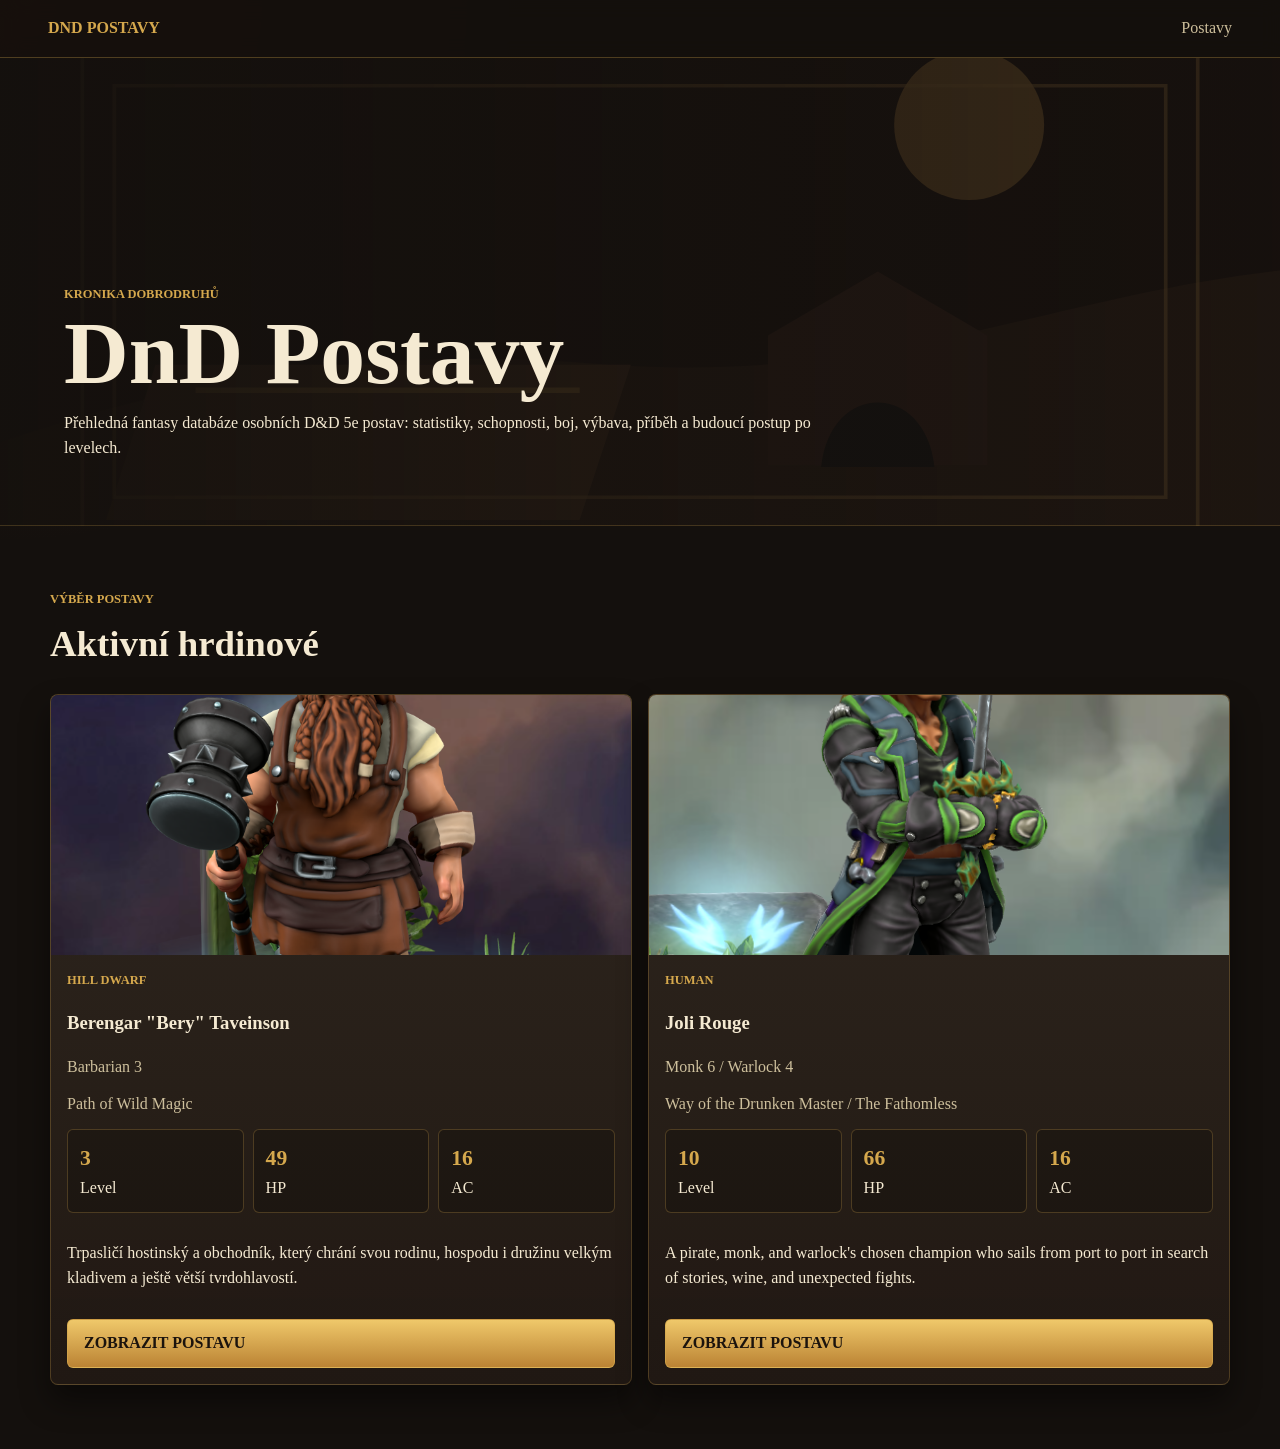
<file: index.html>
<!doctype html>
<html lang="cs">
<head>
  <meta charset="utf-8">
  <meta name="viewport" content="width=device-width, initial-scale=1">
  <title>DnD Postavy</title>
  <link rel="stylesheet" href="./css/main.css">
  <link rel="stylesheet" href="./css/characters.css">
</head>
<body>
  <header class="site-header">
    <a class="brand" href="./index.html">DnD Postavy</a>
    <nav class="top-nav" aria-label="Hlavní navigace">
      <a href="./characters/">Postavy</a>
    </nav>
  </header>

  <main>
    <section class="home-hero">
      <div class="hero-copy">
        <p class="eyebrow">Kronika dobrodruhů</p>
        <h1>DnD Postavy</h1>
        <p>
          Přehledná fantasy databáze osobních D&D 5e postav: statistiky,
          schopnosti, boj, výbava, příběh a budoucí postup po levelech.
        </p>
      </div>
    </section>

    <section class="content-band">
      <div class="section-heading">
        <p class="eyebrow">Výběr postavy</p>
        <h2>Aktivní hrdinové</h2>
      </div>
      <div id="character-grid" class="character-grid" aria-live="polite"></div>
    </section>
  </main>

  <script src="./data/classes/barbarian.js"></script>
  <script src="./data/classes/monk.js"></script>
  <script src="./data/classes/warlock.js"></script>
  <script src="./data/subclasses/drunken-master.js"></script>
  <script src="./data/subclasses/fathomless.js"></script>
  <script src="./data/subclasses/wild-magic.js"></script>
  <script src="./data/characters.js"></script>
  <script src="./js/progression.js"></script>
  <script src="./js/app.js"></script>
</body>
</html>
</file>
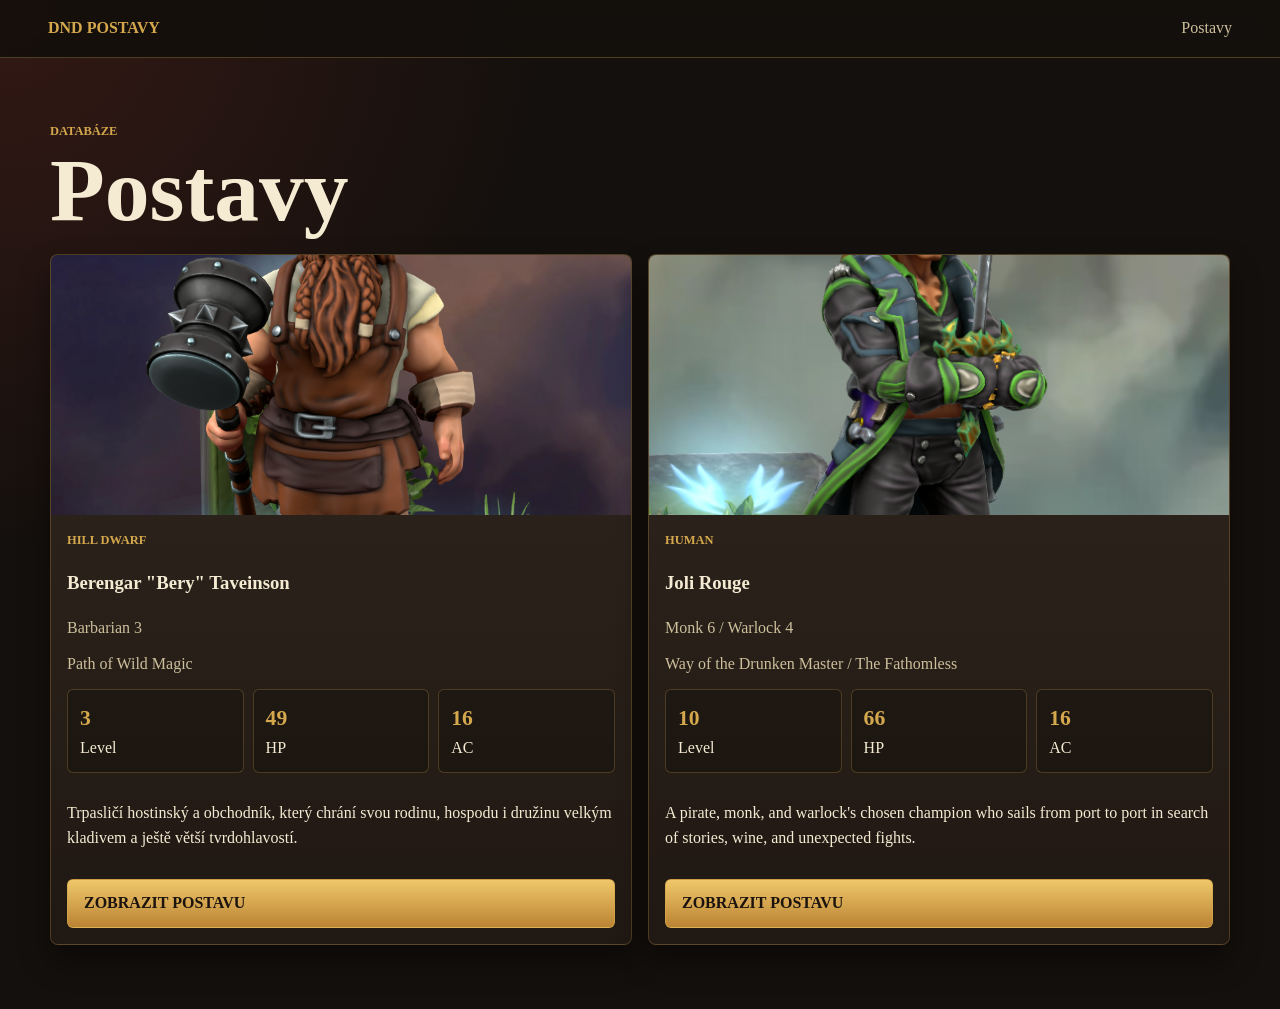
<file: characters/index.html>
<!doctype html>
<html lang="cs">
<head>
  <meta charset="utf-8">
  <meta name="viewport" content="width=device-width, initial-scale=1">
  <title>Postavy | DnD Postavy</title>
  <link rel="stylesheet" href="../css/main.css">
  <link rel="stylesheet" href="../css/characters.css">
</head>
<body>
  <header class="site-header">
    <a class="brand" href="../index.html">DnD Postavy</a>
    <nav class="top-nav" aria-label="Hlavní navigace">
      <a href="../characters/">Postavy</a>
    </nav>
  </header>

  <main class="content-band">
    <div class="section-heading">
      <p class="eyebrow">Databáze</p>
      <h1>Postavy</h1>
    </div>
    <div id="character-grid" class="character-grid" aria-live="polite"></div>
  </main>

  <script src="../data/classes/barbarian.js"></script>
  <script src="../data/classes/monk.js"></script>
  <script src="../data/classes/warlock.js"></script>
  <script src="../data/subclasses/drunken-master.js"></script>
  <script src="../data/subclasses/fathomless.js"></script>
  <script src="../data/subclasses/wild-magic.js"></script>
  <script src="../data/characters.js"></script>
  <script src="../js/progression.js"></script>
  <script src="../js/app.js"></script>
</body>
</html>
</file>
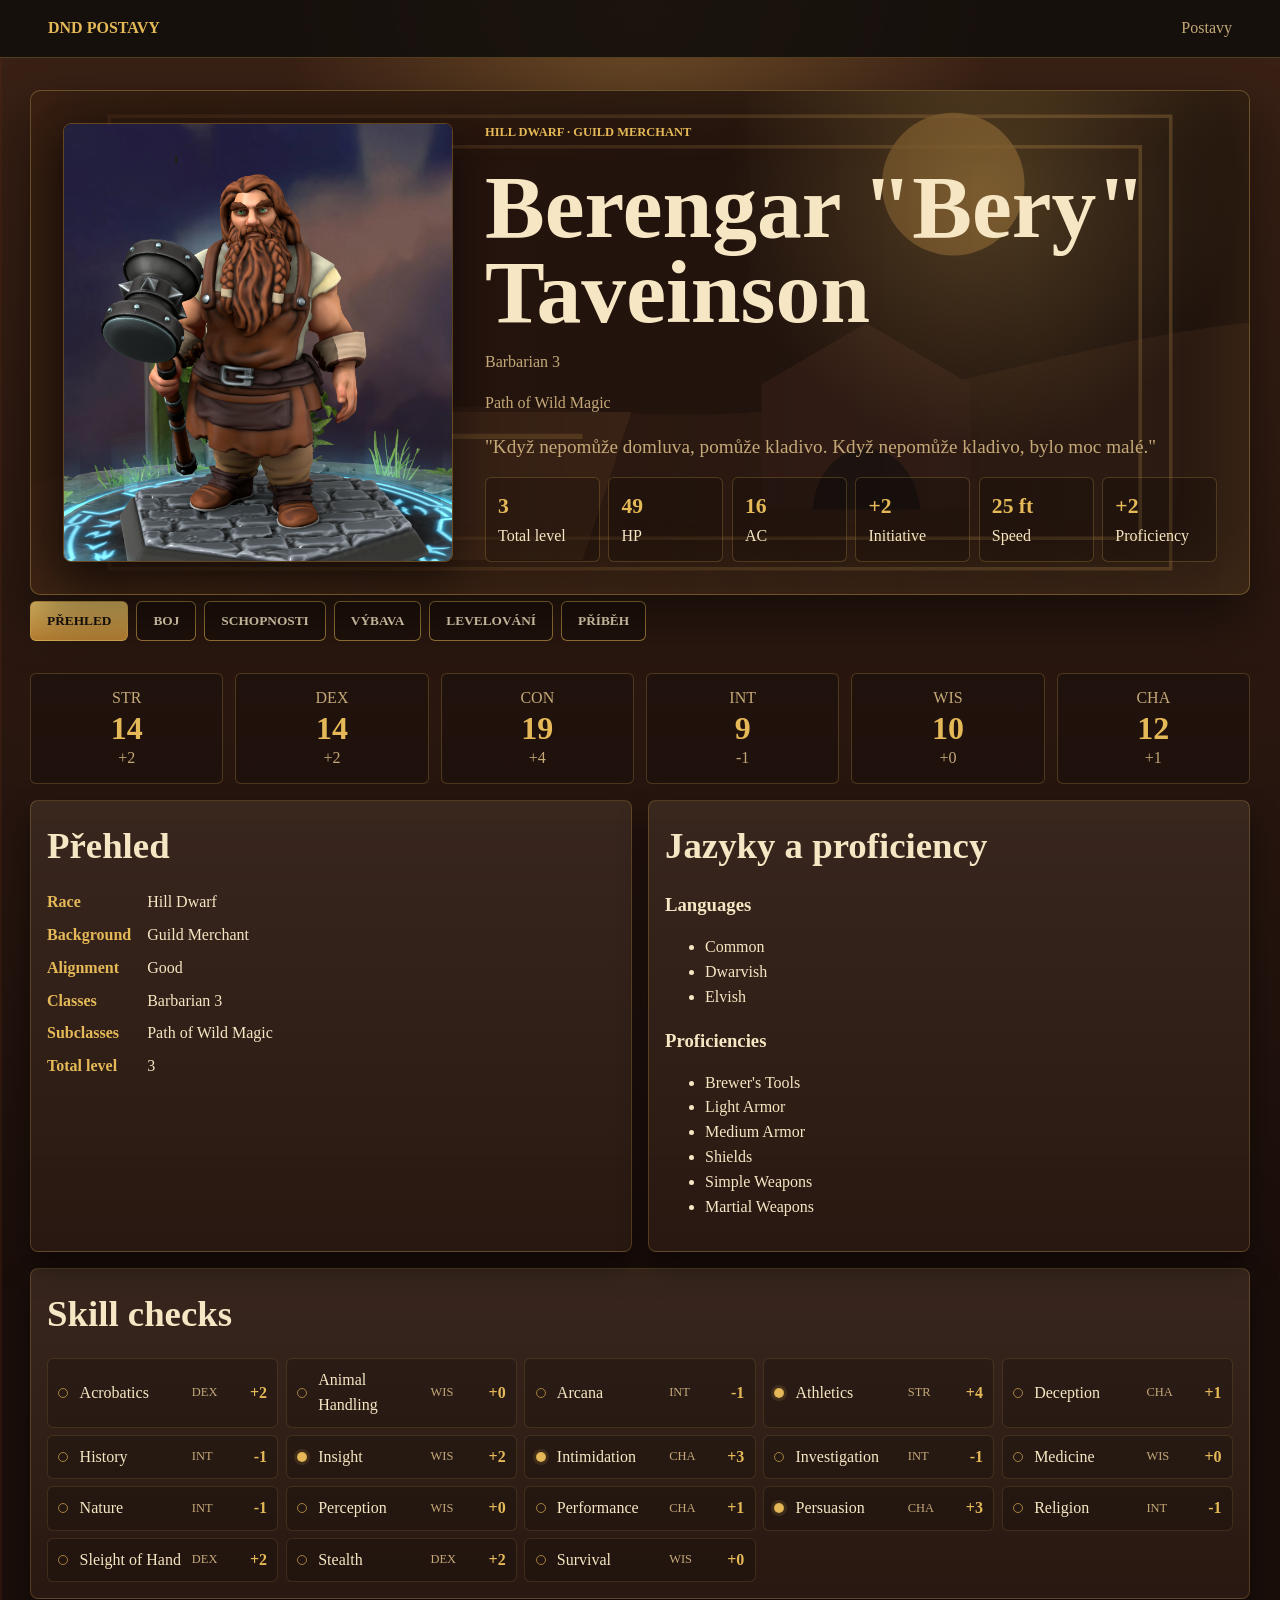
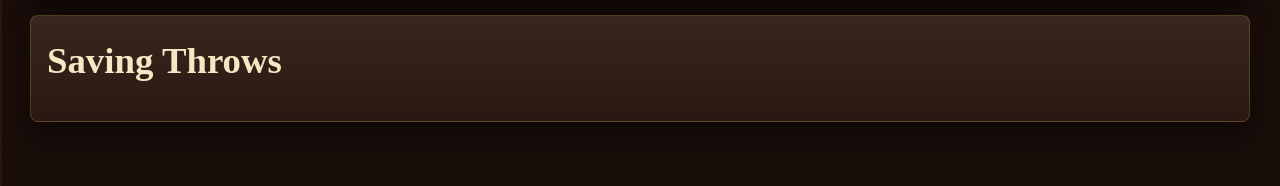
<file: characters/character.html>
<!doctype html>
<html lang="cs">
<head>
  <meta charset="utf-8">
  <meta name="viewport" content="width=device-width, initial-scale=1">
  <title>Postava | DnD Postavy</title>
  <link rel="stylesheet" href="../css/main.css">
  <link rel="stylesheet" href="../css/characters.css">
</head>
<body>
  <header class="site-header">
    <a class="brand" href="../index.html">DnD Postavy</a>
    <nav class="top-nav" aria-label="Hlavní navigace">
      <a href="../characters/">Postavy</a>
    </nav>
  </header>

  <main id="character-detail" class="character-detail" aria-live="polite"></main>

  <script src="../data/classes/barbarian.js"></script>
  <script src="../data/classes/monk.js"></script>
  <script src="../data/classes/warlock.js"></script>
  <script src="../data/subclasses/drunken-master.js"></script>
  <script src="../data/subclasses/fathomless.js"></script>
  <script src="../data/subclasses/wild-magic.js"></script>
  <script src="../data/characters.js"></script>
  <script src="../js/progression.js"></script>
  <script src="../js/character.js?v=3"></script>
</body>
</html>
</file>
<file: css/main.css>
:root {
  --ink: #f5ead2;
  --muted: #cdbf9c;
  --bg: #14100d;
  --panel: #241b15;
  --panel-2: #302418;
  --line: #6e5531;
  --gold: #d5a84d;
  --red: #8f332b;
  --green: #42664f;
  --shadow: rgba(0, 0, 0, 0.45);
  --accent-soft: rgba(213, 168, 77, 0.25);
}

body.joli-theme {
  --ink: #d9f4f0;
  --muted: #8ebbb9;
  --bg: #07151b;
  --panel: #0d2931;
  --panel-2: #123c45;
  --line: #1f6870;
  --gold: #69d0c2;
  --red: #8d4d67;
  --green: #3c8b7e;
  --accent-soft: rgba(105, 208, 194, 0.28);
  background:
    radial-gradient(ellipse at 78% 5%, rgba(36, 126, 139, 0.3), transparent 28rem),
    radial-gradient(ellipse at 12% 88%, rgba(20, 70, 94, 0.34), transparent 34rem),
    repeating-radial-gradient(ellipse at 35% 15%, transparent 0 20px, rgba(105, 208, 194, 0.08) 21px 22px, transparent 23px 48px),
    linear-gradient(115deg, #06141b, #0b303a 52%, #041017);
}

body.joli-theme::before {
  position: fixed;
  inset: 0;
  z-index: 0;
  content: "";
  pointer-events: none;
  opacity: 0.18;
  background: linear-gradient(105deg, transparent 0 38%, rgba(142, 232, 222, 0.1) 45%, transparent 54%), linear-gradient(75deg, transparent 0 58%, rgba(87, 193, 208, 0.08) 65%, transparent 73%);
}

body.berengar-theme {
  --ink: #f6e6c3;
  --muted: #c4a878;
  --bg: #1b100c;
  --panel: #2d1b13;
  --panel-2: #412619;
  --line: #81552b;
  --gold: #e5b957;
  --red: #9b3d2e;
  --green: #55704b;
  --accent-soft: rgba(229, 185, 87, 0.3);
  background:
    radial-gradient(circle at 50% 0%, rgba(238, 171, 67, 0.2), transparent 22rem),
    linear-gradient(90deg, rgba(93, 43, 21, 0.26) 0 2px, transparent 2px 92px),
    linear-gradient(180deg, #3a2115, #1a0e0a 72%);
}

body.berengar-theme::before {
  position: fixed;
  inset: 0;
  z-index: 0;
  content: "";
  pointer-events: none;
  opacity: 0.2;
  background: radial-gradient(ellipse at 50% 0%, rgba(255, 216, 125, 0.45), transparent 24rem);
}

* {
  box-sizing: border-box;
}

body {
  margin: 0;
  color: var(--ink);
  background:
    radial-gradient(circle at top left, rgba(143, 51, 43, 0.26), transparent 34rem),
    linear-gradient(135deg, rgba(213, 168, 77, 0.08) 0 1px, transparent 1px 12px),
    var(--bg);
  font-family: Georgia, "Times New Roman", serif;
  line-height: 1.55;
}

a {
  color: inherit;
}

img {
  max-width: 100%;
  display: block;
}

.site-header {
  position: sticky;
  top: 0;
  z-index: 10;
  display: flex;
  align-items: center;
  justify-content: space-between;
  gap: 1rem;
  padding: 1rem clamp(1rem, 4vw, 3rem);
  background: rgba(20, 16, 13, 0.92);
  border-bottom: 1px solid rgba(213, 168, 77, 0.3);
  backdrop-filter: blur(10px);
}

.brand {
  text-decoration: none;
  color: var(--gold);
  font-weight: 800;
  letter-spacing: 0;
  text-transform: uppercase;
}

.top-nav {
  display: flex;
  align-items: center;
  flex-wrap: wrap;
  gap: 1rem;
}

.top-nav a {
  color: var(--muted);
  text-decoration: none;
}


.home-hero {
  min-height: 52vh;
  display: grid;
  align-items: end;
  padding: clamp(4rem, 10vw, 8rem) clamp(1rem, 5vw, 5rem) 3rem;
  border-bottom: 1px solid rgba(213, 168, 77, 0.22);
  background:
    linear-gradient(90deg, rgba(20, 16, 13, 0.95), rgba(20, 16, 13, 0.62)),
    url("../assets/characters/hero-table.svg") center / cover;
}

.hero-copy {
  max-width: 760px;
}

.eyebrow {
  margin: 0 0 0.35rem;
  color: var(--gold);
  font-size: 0.78rem;
  font-weight: 700;
  text-transform: uppercase;
}

h1,
h2,
h3,
p {
  overflow-wrap: anywhere;
}

h1 {
  margin: 0;
  font-size: clamp(2.7rem, 7vw, 6rem);
  line-height: 0.95;
}

h2 {
  margin: 0 0 1rem;
  font-size: clamp(1.55rem, 3vw, 2.3rem);
}

h3 {
  margin: 0 0 0.4rem;
}

.content-band {
  width: min(1180px, calc(100% - 2rem));
  margin: 0 auto;
  padding: clamp(2rem, 5vw, 4rem) 0;
}

.section-heading {
  margin-bottom: 1.4rem;
}

.button,
button {
  border: 1px solid rgba(213, 168, 77, 0.68);
  color: #1b130d;
  background: linear-gradient(#efc86a, #bb8334);
  border-radius: 6px;
  padding: 0.7rem 1rem;
  font-weight: 800;
  text-transform: uppercase;
  text-decoration: none;
  cursor: pointer;
  font-family: inherit;
}

.info-panel,
.character-card,
.attack-card,
.resource-card,
.feature-card,
.next-card {
  background:
    linear-gradient(180deg, rgba(255, 244, 213, 0.055), rgba(0, 0, 0, 0.1)),
    var(--panel);
  border: 1px solid rgba(213, 168, 77, 0.25);
  box-shadow: 0 16px 30px var(--shadow);
}

@media (max-width: 720px) {
  .site-header {
    position: static;
  }
}
</file>
<file: css/characters.css>
.character-grid {
  display: grid;
  grid-template-columns: repeat(auto-fit, minmax(260px, 1fr));
  gap: 1rem;
}

.character-card {
  display: grid;
  grid-template-rows: 260px 1fr;
  overflow: hidden;
  border-radius: 8px;
}

.portrait-link {
  min-height: 0;
  background: var(--panel-2);
}

.portrait-link img,
.profile-portrait {
  width: 100%;
  height: 100%;
  object-fit: cover;
}

.card-body {
  display: grid;
  align-content: start;
  gap: 0.75rem;
  padding: 1rem;
}

.class-line,
.subclass-line {
  margin: 0;
  color: var(--muted);
}

.mini-stats,
.hero-stats {
  display: grid;
  grid-template-columns: repeat(auto-fit, minmax(90px, 1fr));
  gap: 0.55rem;
}

.mini-stats span,
.hero-stats span,
.ability-box {
  padding: 0.75rem;
  border: 1px solid rgba(213, 168, 77, 0.26);
  background: rgba(0, 0, 0, 0.2);
  border-radius: 6px;
}

.mini-stats strong,
.hero-stats strong {
  display: block;
  color: var(--gold);
  font-size: 1.35rem;
}

.character-detail {
  width: min(1220px, calc(100% - 2rem));
  margin: 0 auto;
  padding: clamp(1rem, 3vw, 2rem) 0 4rem;
}

.profile-hero {
  display: grid;
  grid-template-columns: minmax(260px, 390px) 1fr;
  gap: clamp(1rem, 3vw, 2rem);
  align-items: stretch;
  padding: 1rem 0 2rem;
}
body.joli-theme .profile-hero {
  position: relative;
  isolation: isolate;
  overflow: hidden;
  padding: clamp(1rem, 3vw, 2rem);
  border: 1px solid rgba(105, 208, 194, 0.3);
  border-radius: 10px;
  background:
    linear-gradient(90deg, rgba(5, 24, 31, 0.86), rgba(8, 39, 47, 0.28)),
    radial-gradient(circle at 85% 85%, rgba(48, 154, 165, 0.32), transparent 15rem),
    url("../assets/characters/joli.png") 78% center / 360px auto no-repeat;
  box-shadow: 0 24px 55px rgba(0, 0, 0, 0.42), inset 0 0 70px rgba(34, 155, 164, 0.12);
}

body.joli-theme .profile-hero::after {
  position: absolute;
  inset: 0;
  z-index: -1;
  content: "";
  background: radial-gradient(circle at 84% 45%, rgba(105, 208, 194, 0.18), transparent 20rem);
}

body.berengar-theme .profile-hero {
  position: relative;
  isolation: isolate;
  overflow: hidden;
  padding: clamp(1rem, 3vw, 2rem);
  border: 1px solid rgba(229, 185, 87, 0.36);
  border-radius: 10px;
  background:
    linear-gradient(90deg, rgba(42, 21, 13, 0.82), rgba(42, 21, 13, 0.28)),
    url("../assets/characters/hero-table.svg") center / cover;
  box-shadow: 0 24px 55px rgba(0, 0, 0, 0.48), inset 0 0 80px rgba(255, 183, 75, 0.12);
}

body.berengar-theme .profile-hero::after {
  position: absolute;
  inset: 0;
  z-index: -1;
  content: "";
  background: radial-gradient(circle at 78% 20%, rgba(255, 209, 107, 0.22), transparent 16rem);
}

.profile-portrait {
  min-height: 420px;
  border: 1px solid rgba(213, 168, 77, 0.32);
  border-radius: 8px;
  box-shadow: 0 20px 40px var(--shadow);
}

.profile-copy {
  display: grid;
  align-content: center;
  gap: 1rem;
}

blockquote {
  margin: 0;
  color: var(--muted);
  font-size: 1.2rem;
}

.tabs,
.class-tabs {
  display: flex;
  gap: 0.5rem;
  overflow-x: auto;
  padding: 0.4rem 0 1rem;
}

.tab-button,
.class-tab {
  flex: 0 0 auto;
  color: var(--ink);
  background: rgba(0, 0, 0, 0.24);
}

.tab-button.active,
.class-tab.active {
  color: #1b130d;
  background: linear-gradient(#efc86a, #bb8334);
}

.tab-panel {
  display: none;
  padding-top: 1rem;
}

.tab-panel.active {
  display: block;
}

.stat-grid {
  display: grid;
  grid-template-columns: repeat(6, 1fr);
  gap: 0.75rem;
  margin-bottom: 1rem;
}

.ability-box {
  text-align: center;
}

.ability-box span,
.ability-box em {
  display: block;
  color: var(--muted);
  font-style: normal;
}

.ability-box strong {
  display: block;
  color: var(--gold);
  font-size: 2rem;
  line-height: 1.1;
}

.two-column {
  display: grid;
  grid-template-columns: repeat(2, minmax(0, 1fr));
  gap: 1rem;
}

.info-panel {
  padding: 1rem;
  border-radius: 8px;
}

.spell-grid {
  display: grid;
  grid-template-columns: repeat(auto-fit, minmax(240px, 1fr));
  gap: 0.75rem;
}

.spell-card {
  padding: 0.85rem;
  border: 1px solid var(--accent-soft);
  border-radius: 6px;
  background: rgba(0, 0, 0, 0.14);
}

.spell-heading {
  display: flex;
  align-items: baseline;
  justify-content: space-between;
  gap: 0.75rem;
}

.spell-heading h4 {
  margin: 0;
  color: var(--gold);
}

.spell-heading span,
.spell-meta {
  color: var(--muted);
  font-size: 0.82rem;
}

.spell-meta {
  margin: 0.2rem 0 0.6rem;
}

.spell-scaling {
  margin: 0.65rem 0 0;
  color: var(--gold);
  font-size: 0.9rem;
}

.spell-details {
  grid-template-columns: max-content 1fr;
  margin: 0.75rem 0 0;
  font-size: 0.88rem;
}

dl {
  display: grid;
  grid-template-columns: max-content 1fr;
  gap: 0.5rem 1rem;
}

dt {
  color: var(--gold);
  font-weight: 700;
}

dd {
  margin: 0;
}

.attack-grid,
.resource-grid,
.next-grid {
  display: grid;
  grid-template-columns: repeat(auto-fit, minmax(220px, 1fr));
  gap: 1rem;
  margin-bottom: 1.5rem;
}

.attack-card,
.resource-card,
.next-card {
  padding: 1rem;
  border-radius: 8px;
}

.attack-numbers {
  display: grid;
  gap: 0.2rem;
  margin: 0.75rem 0;
}

.attack-numbers span,
.resource-card strong {
  color: var(--gold);
  font-size: 1.35rem;
}

.attack-formula {
  color: var(--muted);
  font-size: 0.88rem;
  margin: 0 0 0.4rem;
}

.feature-list {
  display: grid;
  gap: 0.75rem;
}

.feature-card {
  border-radius: 8px;
  padding: 0.85rem 1rem;
}

.feature-card summary {
  display: flex;
  justify-content: space-between;
  gap: 1rem;
  cursor: pointer;
}

.feature-card summary em {
  display: block;
  color: var(--muted);
  font-style: normal;
  font-size: 0.9rem;
}

.tag,
.tags span {
  display: inline-block;
  color: var(--gold);
  border: 1px solid rgba(213, 168, 77, 0.28);
  border-radius: 999px;
  padding: 0.18rem 0.5rem;
  font-size: 0.78rem;
}

.tags {
  display: flex;
  flex-wrap: wrap;
  gap: 0.35rem;
}

.summary-arrow {
  color: var(--gold);
  font-size: 1.8rem;
  line-height: 1;
  transition: transform 160ms ease;
}

.feature-card[open] .summary-arrow {
  transform: rotate(90deg);
}

.dice-roller {
  display: flex;
  align-items: center;
  flex-wrap: wrap;
  gap: 0.6rem;
  margin: 1rem 0;
}

.roll-button {
  color: #1b130d;
  background: linear-gradient(#efc86a, #bb8334);
  font-weight: 700;
}

.roll-result {
  display: grid;
  place-items: center;
  width: 2.5rem;
  height: 2.5rem;
  border: 1px solid rgba(213, 168, 77, 0.5);
  border-radius: 6px;
  color: var(--gold);
  font-size: 1.35rem;
  font-weight: 700;
}

.wild-surge-table {
  margin: 1rem 0;
  padding: 0.9rem;
  border-left: 3px solid var(--gold);
  background: rgba(0, 0, 0, 0.16);
}

.wild-surge-table h4 {
  margin: 0 0 0.65rem;
  color: var(--gold);
}

.wild-surge-table ol {
  display: grid;
  gap: 0.55rem;
  margin: 0;
  padding-left: 1.8rem;
}

.wild-surge-table li {
  padding-left: 0.25rem;
}

.wild-surge-table li strong {
  margin-right: 0.35rem;
  color: var(--gold);
}

.feature-meta {
  color: var(--gold);
  font-weight: 700;
}

.timeline {
  display: grid;
  gap: 0.75rem;
}

.skill-panel {
  margin-top: 1rem;
}

.skill-grid {
  display: grid;
  grid-template-columns: repeat(auto-fit, minmax(220px, 1fr));
  gap: 0.45rem;
}

.skill-row {
  display: grid;
  grid-template-columns: 14px minmax(0, 1fr) 36px 32px;
  align-items: center;
  gap: 0.45rem;
  padding: 0.55rem 0.65rem;
  background: rgba(0, 0, 0, 0.18);
  border: 1px solid rgba(213, 168, 77, 0.16);
  border-radius: 6px;
}

.skill-row > * {
  min-width: 0;
}

.skill-row span:nth-child(2) {
  overflow-wrap: anywhere;
}

.skill-row strong {
  color: var(--gold);
  text-align: right;
}

.skill-row em {
  color: var(--muted);
  font-style: normal;
  font-size: 0.78rem;
}

.skill-dot {
  width: 10px;
  height: 10px;
  border: 1px solid rgba(213, 168, 77, 0.7);
  border-radius: 50%;
}

.saving-throw-grid {
  display: grid;
  grid-template-columns: repeat(auto-fit, minmax(180px, 1fr));
  gap: 0.45rem;
}

.save-row,
.magic-item {
  padding: 0.65rem 0.75rem;
  border: 1px solid rgba(213, 168, 77, 0.16);
  border-radius: 6px;
  background: rgba(0, 0, 0, 0.18);
}

.save-row {
  display: grid;
  grid-template-columns: minmax(0, 1fr) auto;
  gap: 0.2rem 0.6rem;
}

.save-row strong {
  color: var(--gold);
}

.save-row em {
  grid-column: 1 / -1;
  color: var(--muted);
  font-size: 0.78rem;
  font-style: normal;
}

.save-row.proficient {
  border-color: var(--accent-soft);
}

.currency-panel,
.magical-items-panel {
  margin-top: 1rem;
}

.currency-panel p {
  color: var(--gold);
  font-size: 1.4rem;
}

.magic-item-list {
  display: grid;
  grid-template-columns: repeat(auto-fit, minmax(220px, 1fr));
  gap: 0.65rem;
}

.magic-item h3 {
  margin: 0 0 0.25rem;
  color: var(--gold);
}

.magic-item p {
  margin: 0;
}

.skill-row.proficient .skill-dot {
  background: var(--gold);
  box-shadow: 0 0 0 3px rgba(213, 168, 77, 0.14);
}

.story-panel p {
  margin: 0 0 1rem;
}

.timeline-item {
  display: grid;
  grid-template-columns: 150px 1fr;
  gap: 1rem;
  padding: 1rem;
  border-left: 4px solid var(--line);
  background: rgba(0, 0, 0, 0.2);
  border-radius: 6px;
}

.timeline-item.unlocked {
  border-color: var(--green);
}

.timeline-item.next {
  border-color: var(--gold);
  background: rgba(213, 168, 77, 0.1);
}

.timeline-level span {
  display: block;
  color: var(--muted);
  text-transform: uppercase;
  font-size: 0.75rem;
}

@media (max-width: 900px) {
  .profile-hero,
  .two-column {
    grid-template-columns: 1fr;
  }

  .profile-portrait {
    min-height: 320px;
  }

  .stat-grid {
    grid-template-columns: repeat(3, 1fr);
  }
}

@media (max-width: 520px) {
  .stat-grid {
    grid-template-columns: repeat(2, 1fr);
  }

  .timeline-item {
    grid-template-columns: 1fr;
  }
}
</file>
